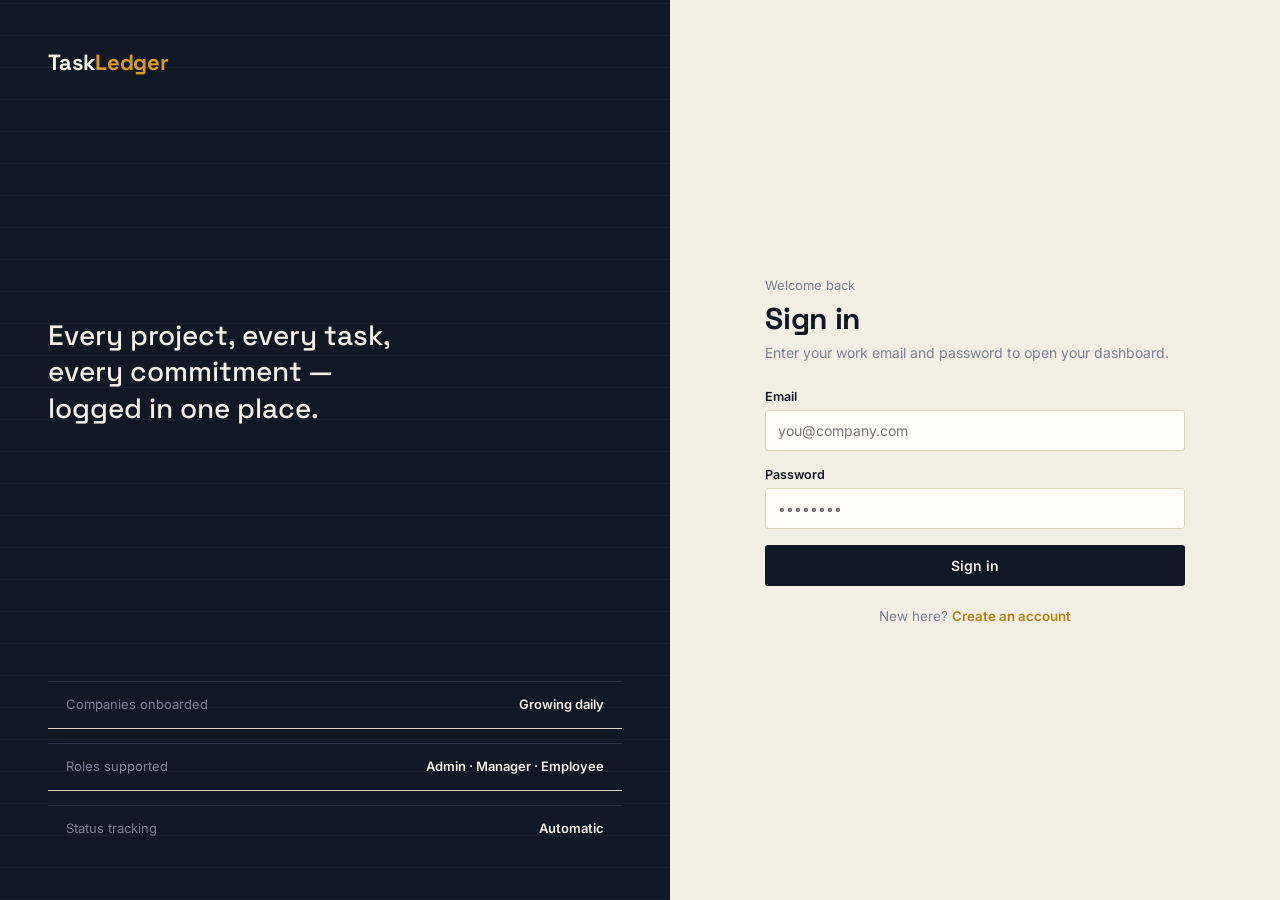
<file: src/main/resources/static/index.html>
<!DOCTYPE html>
<html lang="en">
<head>
<meta charset="UTF-8" />
<meta name="viewport" content="width=device-width, initial-scale=1.0" />
<title>Sign in · TaskLedger</title>
<link rel="stylesheet" href="css/style.css" />
</head>
<body>

<div class="auth-shell">
  <div class="auth-side">
    <div class="brand">Task<span>Ledger</span></div>
    <div class="tagline">Every project, every task, every commitment — logged in one place.</div>
    <div>
      <div class="ledger-row"><span>Companies onboarded</span><b>Growing daily</b></div>
      <div class="ledger-row"><span>Roles supported</span><b>Admin · Manager · Employee</b></div>
      <div class="ledger-row"><span>Status tracking</span><b>Automatic</b></div>
    </div>
  </div>

  <div class="auth-main">
    <div class="auth-card">
      <div class="eyebrow">Welcome back</div>
      <h1>Sign in</h1>
      <div class="sub">Enter your work email and password to open your dashboard.</div>

      <div class="alert alert-error" id="errorBox"></div>

      <form id="loginForm" novalidate>
        <div class="field" id="f-username">
          <label for="username">Email</label>
          <input type="email" id="username" name="username" placeholder="you@company.com" required />
          <div class="error-text">Please enter the email you registered with.</div>
        </div>
        <div class="field" id="f-password">
          <label for="password">Password</label>
          <input type="password" id="password" name="password" placeholder="••••••••" required />
          <div class="error-text">Please enter your password.</div>
        </div>
        <button type="submit" class="btn btn-primary" id="loginBtn">Sign in</button>
      </form>

      <div class="switch-line">
        New here? <button type="button" onclick="window.location.href='register.html'">Create an account</button>
      </div>
    </div>
  </div>
</div>

<script src="js/api.js"></script>
<script src="js/login.js"></script>
</body>
</html>
</file>
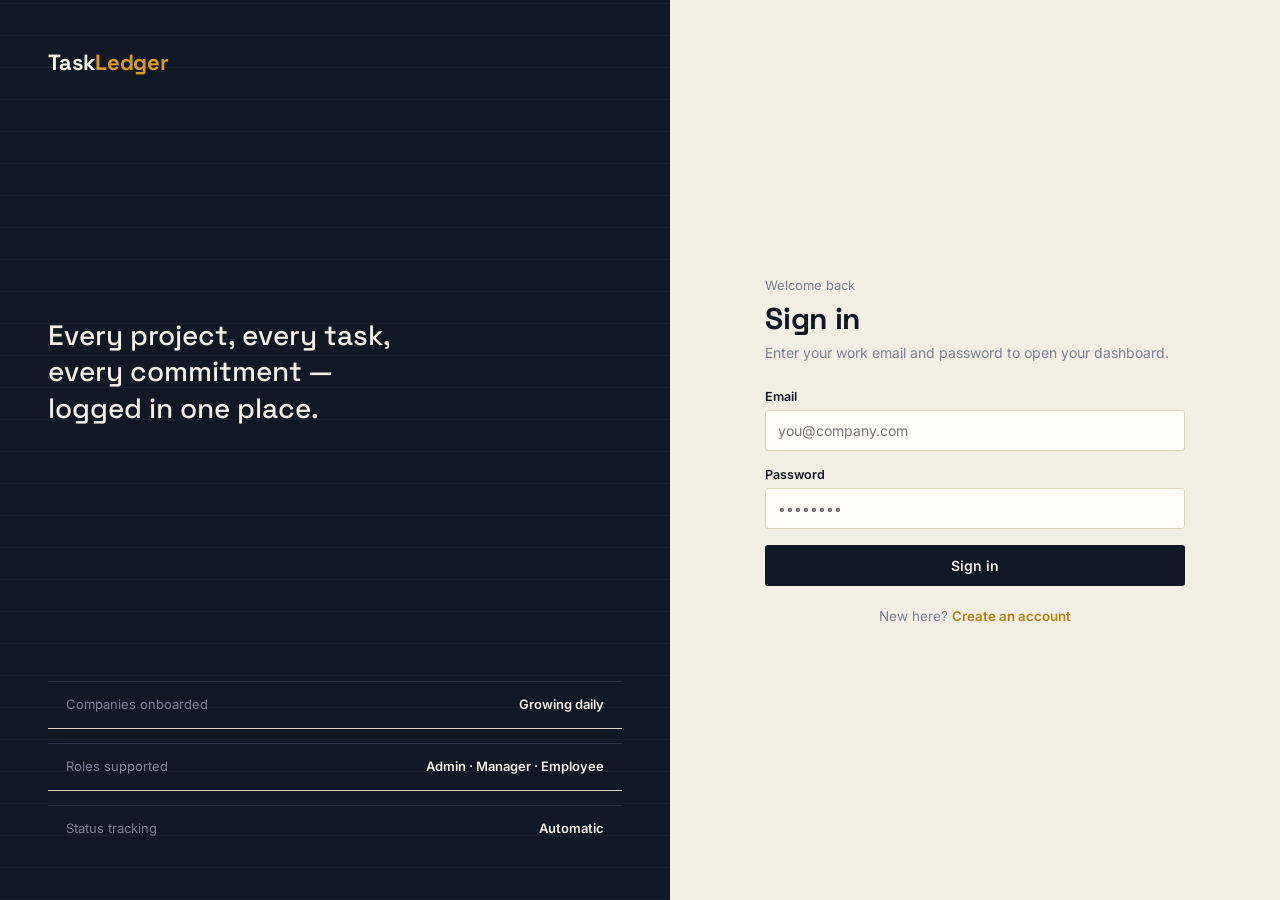
<file: src/main/resources/static/admin.html>
<!DOCTYPE html>
<html lang="en">
<head>
<meta charset="UTF-8" />
<meta name="viewport" content="width=device-width, initial-scale=1.0" />
<title>Admin Dashboard · TaskLedger</title>
<link rel="stylesheet" href="css/style.css" />
</head>
<body>

<div class="app-shell">
  <aside class="sidebar">
    <div class="brand">Task<span>Ledger</span></div>
    <div class="role-pill">ADMIN</div>
    <button class="nav-item active">📁 Projects</button>
    <div class="sidebar-bottom">
      <div class="sidebar-user" id="sidebarUser">—</div>
      <button class="logout-btn" onclick="logout()">Sign out</button>
    </div>
  </aside>

  <main class="main">
    <div class="page-header">
      <div>
        <div class="eyebrow">Company overview</div>
        <h1>Projects</h1>
      </div>
    </div>

    <div id="listWrap">
      <div class="spinner-line">Loading projects…</div>
    </div>
  </main>
</div>

<button class="fab" id="addProjectFab" title="Add project">+</button>

<!-- ============ Add / Edit Project Modal ============ -->
<div class="modal-backdrop" id="projectModal">
  <div class="modal">
    <div class="modal-head">
      <h2 id="projectModalTitle">New project</h2>
      <button class="modal-close" onclick="closeProjectModal()">✕</button>
    </div>
    <div class="alert alert-error" id="projectError"></div>
    <form id="projectForm">
      <input type="hidden" id="p_id" />
      <div class="field">
        <label for="p_name">Project name</label>
        <input type="text" id="p_name" required />
      </div>
      <div class="field">
        <label for="p_description">Description</label>
        <textarea id="p_description" required></textarea>
      </div>
      <div class="row-2">
        <div class="field">
          <label for="p_deadline">Deadline</label>
          <input type="date" id="p_deadline" required />
        </div>
        <div class="field">
          <label for="p_manager">Manager's Employee ID</label>
          <input type="text" id="p_manager" placeholder="Employee ID to appoint as Manager" required />
        </div>
      </div>
      <div class="modal-actions">
        <button type="button" class="btn btn-ghost" onclick="closeProjectModal()">Cancel</button>
        <button type="submit" class="btn btn-amber" id="projectSaveBtn">Save project</button>
      </div>
    </form>
  </div>
</div>

<!-- ============ Project Detail Modal ============ -->
<div class="modal-backdrop" id="detailModal">
  <div class="modal">
    <div class="modal-head">
      <div>
        <h2 id="detailTitle">Project</h2>
        <div class="modal-subtitle" id="detailSubtitle">Project details</div>
      </div>
      <button class="modal-close" onclick="closeDetailModal()">✕</button>
    </div>

    <div class="modal-body-pad">

      <div class="detail-section">
        <div class="section-title">Description</div>
        <p class="detail-description" id="detailDescription"></p>
      </div>

      <div class="detail-section">
        <div class="section-title">Overview</div>
        <div class="detail-meta-row" id="detailMetaRow"></div>
      </div>

      <div class="detail-section">
        <div class="section-title">Team &amp; Task Snapshot <span style="font-weight:500; text-transform:none; letter-spacing:0;">(click any number)</span></div>
        <div id="dashboardWrap"><div class="spinner-line">Loading stats…</div></div>
      </div>

      <div class="modal-actions">
        <button class="btn btn-danger" id="deleteProjectBtn">Delete project</button>
        <button class="btn btn-ghost" id="editProjectBtn">Edit</button>
      </div>

    </div>
  </div>
</div>

<!-- ============ Drill-down List Modal (tasks OR people) ============ -->
<div class="modal-backdrop layer-2" id="drillListModal">
  <div class="modal">
    <div class="modal-head">
      <div>
        <h2 id="drillListTitle">List</h2>
        <div class="modal-subtitle" id="drillListSubtitle"></div>
      </div>
      <button class="modal-close" onclick="closeDrillListModal()">✕</button>
    </div>
    <div class="modal-body-pad">
      <div id="drillListBody"><div class="spinner-line">Loading…</div></div>
    </div>
  </div>
</div>

<!-- ============ Read-only Task View Modal (Admin) ============ -->
<div class="modal-backdrop layer-3" id="taskViewModal">
  <div class="modal">
    <div class="modal-head">
      <div>
        <h2 id="taskViewTitle">Task</h2>
        <div class="modal-subtitle" id="taskViewSubtitle"></div>
      </div>
      <button class="modal-close" onclick="closeTaskViewModal()">✕</button>
    </div>
    <div class="modal-body-pad">
      <div class="detail-section">
        <div class="section-title">Description</div>
        <p class="detail-description" id="taskViewDescription"></p>
      </div>
      <div class="detail-section">
        <div class="section-title">Details</div>
        <div class="detail-meta-row" id="taskViewMetaRow"></div>
      </div>
      <div class="detail-section">
        <div class="section-title">Activity log <span id="taskViewCommitCount" style="font-weight:500; text-transform:none; letter-spacing:0;"></span></div>
        <div class="commit-timeline" id="taskViewTimeline"><div class="empty-note">Loading…</div></div>
      </div>
      <div class="modal-actions">
        <button class="btn btn-ghost" onclick="closeTaskViewModal()">Close</button>
      </div>
    </div>
  </div>
</div>

<!-- ============ Employee View Modal (Admin) ============ -->
<div class="modal-backdrop layer-3" id="employeeViewModal">
  <div class="modal">
    <div class="modal-head">
      <div>
        <h2 id="employeeViewTitle">Employee</h2>
        <div class="modal-subtitle">Profile</div>
      </div>
      <button class="modal-close" onclick="closeEmployeeViewModal()">✕</button>
    </div>
    <div class="modal-body-pad">
      <div class="detail-section">
        <div class="section-title">Details</div>
        <div class="detail-meta-row" id="employeeViewMetaRow"></div>
      </div>
      <div class="modal-actions">
        <button class="btn btn-ghost" onclick="closeEmployeeViewModal()">Close</button>
      </div>
    </div>
  </div>
</div>

<script src="js/api.js"></script>
<script src="js/admin.js"></script>
</body>
</html>
</file>
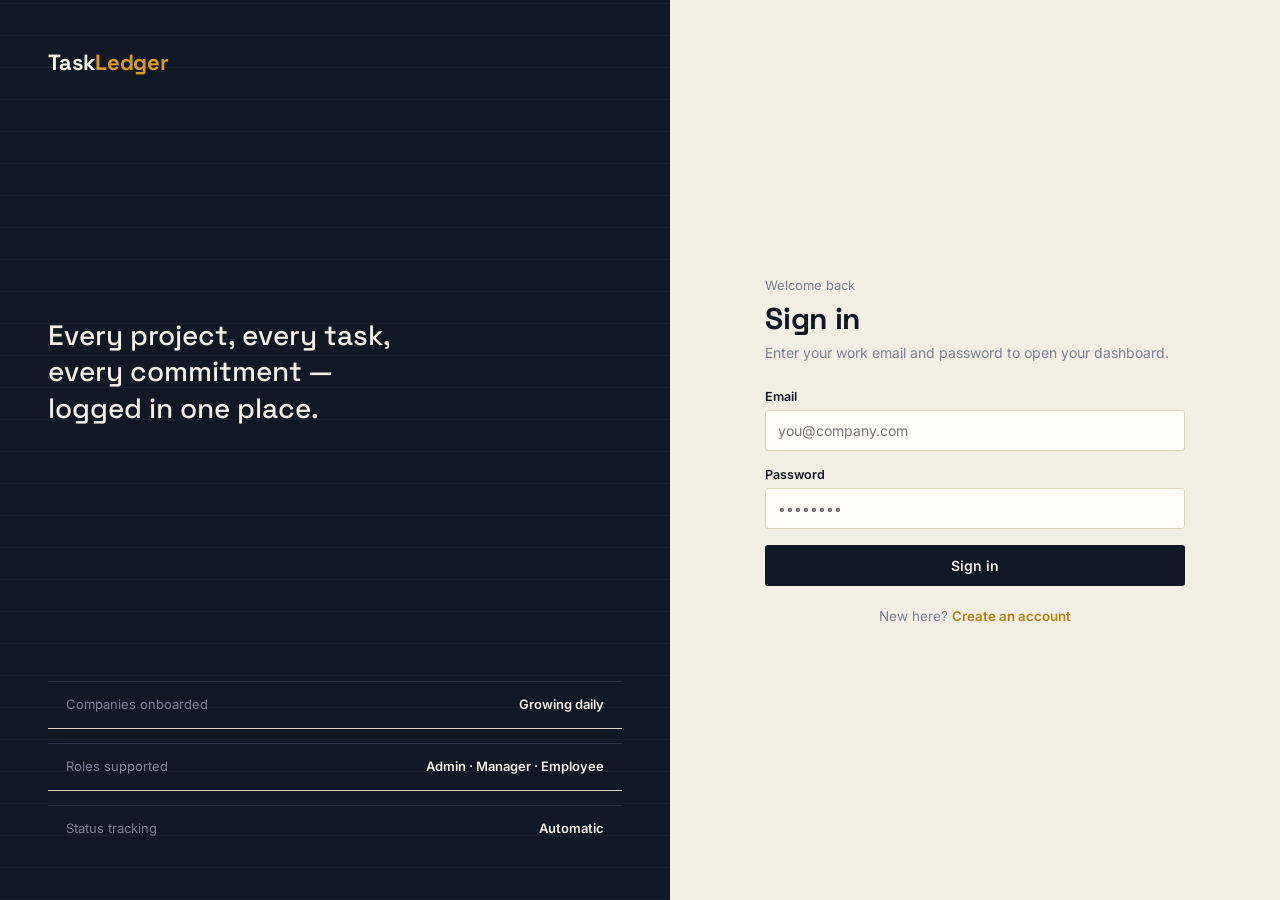
<file: src/main/resources/static/employee.html>
<!DOCTYPE html>
<html lang="en">
<head>
<meta charset="UTF-8" />
<meta name="viewport" content="width=device-width, initial-scale=1.0" />
<title>My Tasks · TaskLedger</title>
<link rel="stylesheet" href="css/style.css" />
</head>
<body>

<div class="app-shell">
  <aside class="sidebar">
    <div class="brand">Task<span>Ledger</span></div>
    <div class="role-pill">EMPLOYEE</div>
    <button class="nav-item active" data-tab="board">🗂️ My tasks</button>
    <button class="nav-item" data-tab="profile">👤 Profile</button>
    <div class="sidebar-bottom">
      <div class="sidebar-user" id="sidebarUser">—</div>
      <button class="logout-btn" onclick="logout()">Sign out</button>
    </div>
  </aside>

  <main class="main">

    <!-- ============ BOARD TAB ============ -->
    <section id="tab-board">
      <div class="page-header">
        <div>
          <div class="eyebrow">Assigned to you</div>
          <h1>My tasks</h1>
        </div>
      </div>

      <div class="board" style="grid-template-columns: repeat(3,1fr);">
        <div class="board-col col-todo">
          <div class="board-col-head"><h3>To-Do</h3><span class="count" id="count-todo">0</span></div>
          <div class="board-col-body" id="col-todo"><div class="empty-note">Loading…</div></div>
        </div>
        <div class="board-col col-inprogress">
          <div class="board-col-head"><h3>In Progress</h3><span class="count" id="count-inprogress">0</span></div>
          <div class="board-col-body" id="col-inprogress"><div class="empty-note">Loading…</div></div>
        </div>
        <div class="board-col col-completed">
          <div class="board-col-head"><h3>Completed</h3><span class="count" id="count-completed">0</span></div>
          <div class="board-col-body" id="col-completed"><div class="empty-note">Loading…</div></div>
        </div>
      </div>
    </section>

    <!-- ============ PROFILE TAB ============ -->
    <section id="tab-profile" style="display:none;">
      <div class="page-header">
        <div>
          <div class="eyebrow">Your account</div>
          <h1>Profile</h1>
        </div>
      </div>
      <div class="alert alert-error" id="profileError"></div>
      <div class="alert alert-success" id="profileSuccess"></div>
      <form id="profileForm" style="max-width:480px;">
        <div class="field">
          <label>Email (cannot be changed)</label>
          <input type="email" id="pr_email" disabled />
        </div>
        <div class="field">
          <label for="pr_name">Full name</label>
          <input type="text" id="pr_name" required />
        </div>
        <div class="field">
          <label for="pr_phone">Phone number</label>
          <input type="text" id="pr_phone" maxlength="10" minlength="10" pattern="[0-9]{10}" required />
        </div>
        <div class="row-2">
          <div class="field">
            <label for="pr_qualification">Qualification</label>
            <input type="text" id="pr_qualification" required />
          </div>
          <div class="field">
            <label for="pr_specialization">Specialization</label>
            <input type="text" id="pr_specialization" required />
          </div>
        </div>
        <button type="submit" class="btn btn-primary" id="profileSaveBtn">Save changes</button>
      </form>
    </section>
  </main>
</div>

<!-- ============ Task Detail Modal ============ -->
<div class="modal-backdrop" id="detailModal">
  <div class="modal">
    <div class="modal-head">
      <div>
        <h2 id="detailTitle">Task</h2>
        <div class="modal-subtitle" id="detailSubtitle">Task details</div>
      </div>
      <button class="modal-close" onclick="closeDetailModal()">✕</button>
    </div>

    <div class="modal-body-pad">

      <div class="detail-section">
        <div class="section-title">Description</div>
        <p class="detail-description" id="detailDescription"></p>
      </div>

      <div class="detail-section">
        <div class="section-title">Details</div>
        <div class="detail-meta-row" id="detailMetaRow"></div>
      </div>

      <div class="detail-section">
        <div class="section-title">Activity log <span id="commitCountTag" style="font-weight:500; text-transform:none; letter-spacing:0;"></span></div>
        <div class="commit-timeline" id="commitTimeline"><div class="empty-note">Loading…</div></div>
      </div>

      <div class="detail-section" id="commitFormWrap">
        <div class="section-title">Add a commitment</div>
        <div class="field" style="margin-bottom:10px;">
          <textarea id="commitText" placeholder="e.g. Finished the login page today"></textarea>
        </div>
        <button class="btn btn-amber" id="addCommitBtn">Add commitment</button>
      </div>

    </div>
  </div>
</div>

<script src="js/api.js"></script>
<script src="js/employee.js"></script>
</body>
</html>
</file>
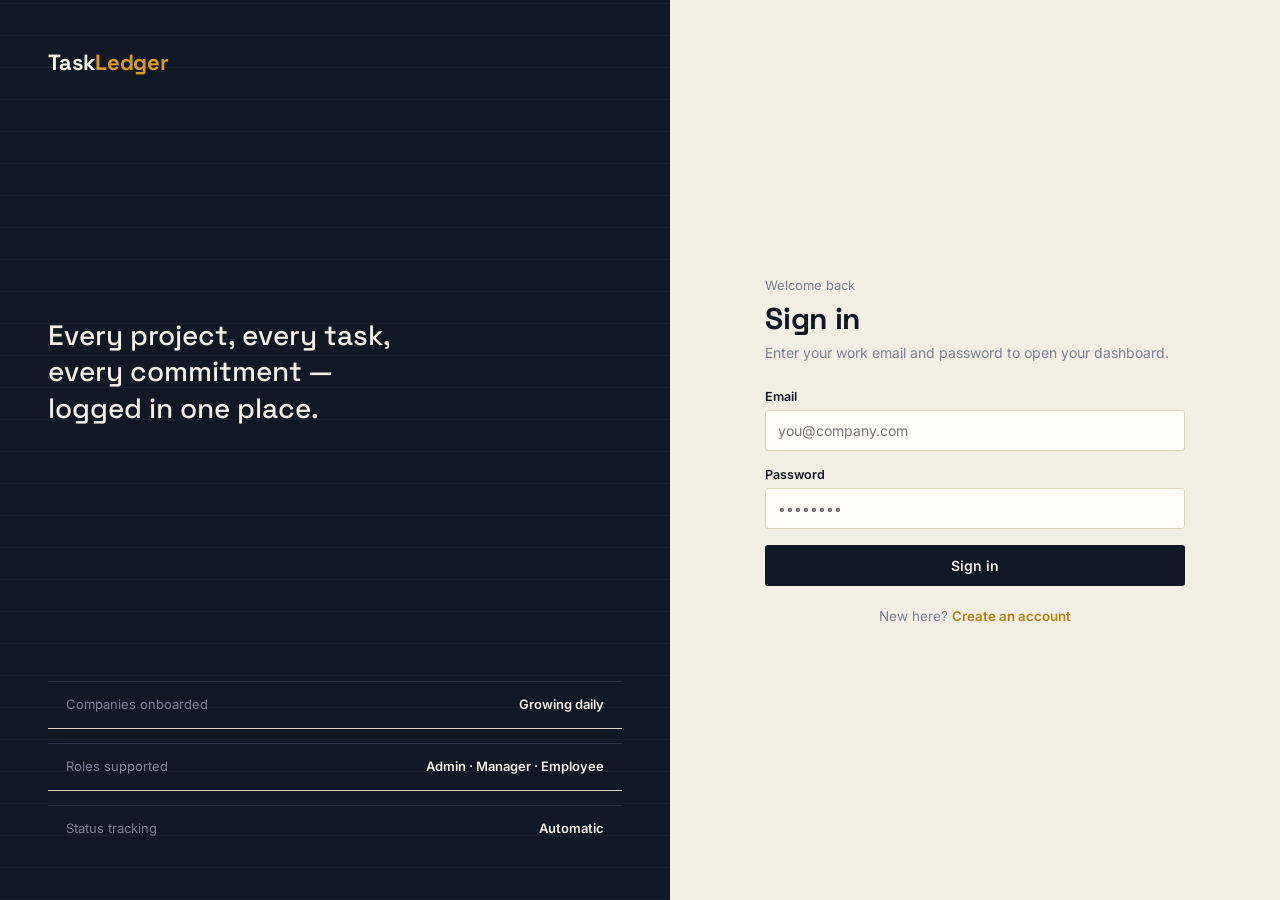
<file: src/main/resources/static/manager.html>
<!DOCTYPE html>
<html lang="en">
<head>
<meta charset="UTF-8" />
<meta name="viewport" content="width=device-width, initial-scale=1.0" />
<title>Manager Dashboard · TaskLedger</title>
<link rel="stylesheet" href="css/style.css" />
</head>
<body>

<div class="app-shell">
  <aside class="sidebar">
    <div class="brand">Task<span>Ledger</span></div>
    <div class="role-pill">MANAGER</div>
    <button class="nav-item active" data-tab="board">🗂️ Task board</button>
    <button class="nav-item" data-tab="profile">👤 Profile</button>
    <div class="sidebar-bottom">
      <div class="sidebar-user" id="sidebarUser">—</div>
      <button class="logout-btn" onclick="logout()">Sign out</button>
    </div>
  </aside>

  <main class="main">

    <!-- ============ BOARD TAB ============ -->
    <section id="tab-board">
      <div class="page-header">
        <div>
          <div class="eyebrow" id="project_name">Your project</div>
          <h1>Task board</h1>
        </div>
      </div>

      <div class="board">
        <div class="board-col col-todo">
          <div class="board-col-head"><h3>To-Do</h3><span class="count" id="count-todo">0</span></div>
          <div class="board-col-body" id="col-todo"><div class="empty-note">Loading…</div></div>
        </div>
        <div class="board-col col-inprogress">
          <div class="board-col-head"><h3>In Progress</h3><span class="count" id="count-inprogress">0</span></div>
          <div class="board-col-body" id="col-inprogress"><div class="empty-note">Loading…</div></div>
        </div>
        <div class="board-col col-completed">
          <div class="board-col-head"><h3>Completed</h3><span class="count" id="count-completed">0</span></div>
          <div class="board-col-body" id="col-completed"><div class="empty-note">Loading…</div></div>
        </div>
        <div class="board-col col-overdue">
          <div class="board-col-head"><h3>Overdue</h3><span class="count" id="count-overdue">0</span></div>
          <div class="board-col-body" id="col-overdue"><div class="empty-note">Loading…</div></div>
        </div>
      </div>
    </section>

    <!-- ============ PROFILE TAB ============ -->
    <section id="tab-profile" style="display:none;">
      <div class="page-header">
        <div>
          <div class="eyebrow">Your account</div>
          <h1>Profile</h1>
        </div>
      </div>
      <div class="alert alert-error" id="profileError"></div>
      <div class="alert alert-success" id="profileSuccess"></div>
      <form id="profileForm" style="max-width:480px;">
        <div class="field">
          <label>Email (cannot be changed)</label>
          <input type="email" id="pr_email" disabled />
        </div>
        <div class="field">
          <label for="pr_name">Full name</label>
          <input type="text" id="pr_name" required />
        </div>
        <div class="field">
          <label for="pr_phone">Phone number</label>
          <input type="text" id="pr_phone" maxlength="10" minlength="10" pattern="[0-9]{10}" required />
        </div>
        <div class="row-2">
          <div class="field">
            <label for="pr_qualification">Qualification</label>
            <input type="text" id="pr_qualification" required />
          </div>
          <div class="field">
            <label for="pr_specialization">Specialization</label>
            <input type="text" id="pr_specialization" required />
          </div>
        </div>
        <button type="submit" class="btn btn-primary" id="profileSaveBtn">Save changes</button>
      </form>
    </section>
  </main>
</div>

<button class="fab" id="addTaskFab" title="Add task">+</button>

<!-- ============ Add / Edit Task Modal ============ -->
<div class="modal-backdrop" id="taskModal">
  <div class="modal">
    <div class="modal-head">
      <h2 id="taskModalTitle">New task</h2>
      <button class="modal-close" onclick="closeTaskModal()">✕</button>
    </div>
    <div class="alert alert-error" id="taskError"></div>
    <form id="taskForm">
      <input type="hidden" id="t_id" />
      <div class="field">
        <label for="t_title">Title</label>
        <input type="text" id="t_title" required />
      </div>
      <div class="field">
        <label for="t_description">Description</label>
        <textarea id="t_description" required></textarea>
      </div>
      <div class="row-2">
        <div class="field">
          <label for="t_dueDate">Due date</label>
          <input type="date" id="t_dueDate" required />
        </div>
        <div class="field">
          <label for="t_priority">Priority</label>
          <select id="t_priority" required>
            <option value="LOW">Low</option>
            <option value="MEDIUM" selected>Medium</option>
            <option value="HIGH">High</option>
          </select>
        </div>
      </div>
      <div class="modal-actions">
        <button type="button" class="btn btn-ghost" onclick="closeTaskModal()">Cancel</button>
        <button type="submit" class="btn btn-amber" id="taskSaveBtn">Save task</button>
      </div>
    </form>
  </div>
</div>

<!-- ============ Task Detail Modal ============ -->
<div class="modal-backdrop" id="detailModal">
  <div class="modal">
    <div class="modal-head">
      <div>
        <h2 id="detailTitle">Task</h2>
        <div class="modal-subtitle" id="detailSubtitle">Task details</div>
      </div>
      <button class="modal-close" onclick="closeDetailModal()">✕</button>
    </div>

    <div class="modal-body-pad">

      <div class="detail-section">
        <div class="section-title">Description</div>
        <p class="detail-description" id="detailDescription"></p>
      </div>

      <div class="detail-section">
        <div class="section-title">Details</div>
        <div class="detail-meta-row" id="detailMetaRow"></div>
      </div>

      <div class="detail-section">
        <div class="section-title">Activity log <span id="commitCountTag" style="font-weight:500; text-transform:none; letter-spacing:0;"></span></div>
        <div class="commit-timeline" id="commitTimeline"><div class="empty-note">Loading…</div></div>
      </div>

      <div class="detail-section" id="assignSection">
        <div class="section-title">Assign to employee</div>
        <div class="assign-box">
          <select id="assignEmailSelect"><option value="">Loading employees…</option></select>
          <button class="btn btn-ghost btn-sm" id="assignBtn">Assign</button>
        </div>
      </div>

      <div class="modal-actions">
        <button class="btn btn-danger" id="deleteTaskBtn">Delete</button>
        <button class="btn btn-ghost" id="editTaskBtn">Edit</button>
        <button class="btn btn-amber" id="completeTaskBtn">Mark Completed</button>
      </div>

    </div>
  </div>
</div>

<script src="js/api.js"></script>
<script src="js/manager.js"></script>
</body>
</html>
</file>
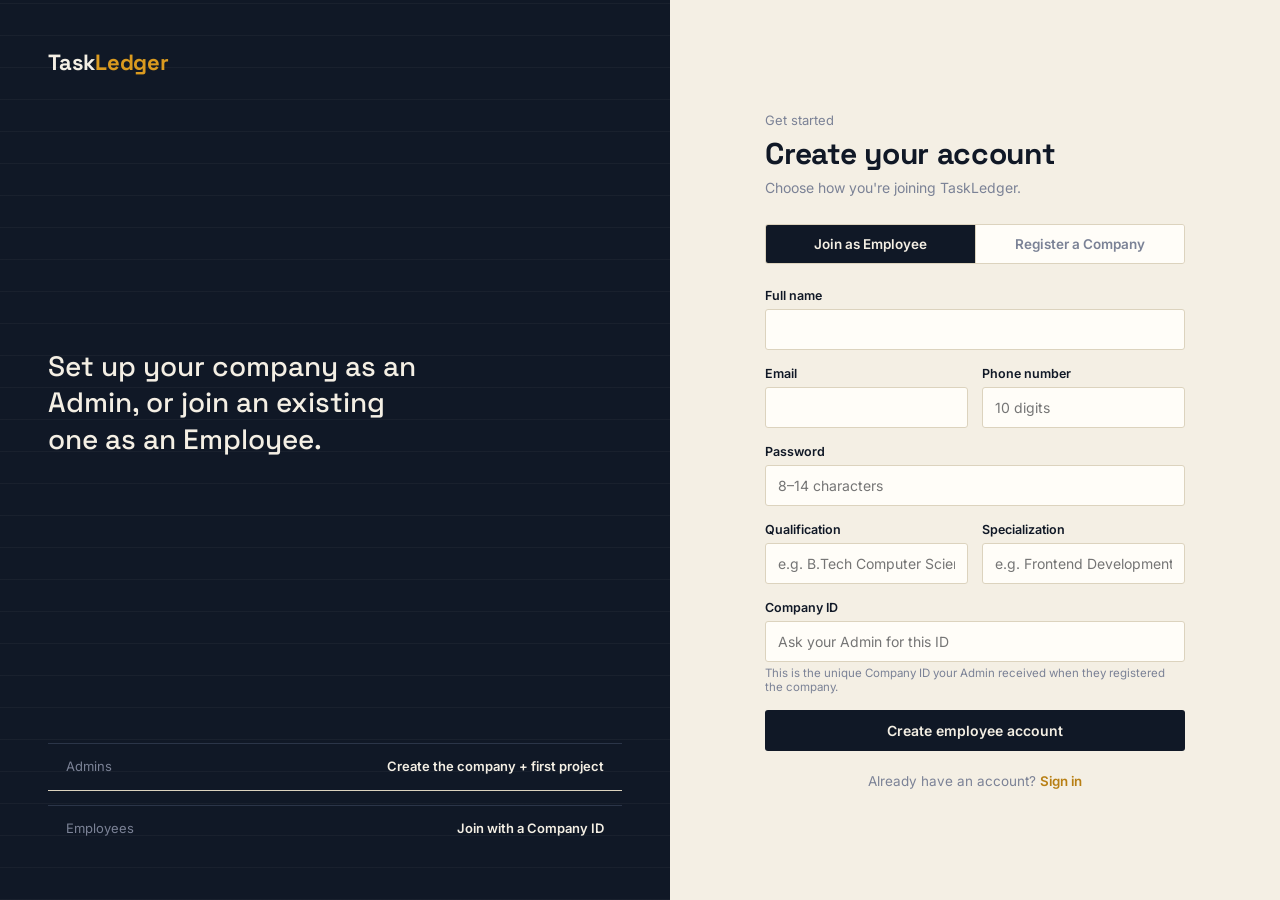
<file: src/main/resources/static/register.html>
<!DOCTYPE html>
<html lang="en">
<head>
<meta charset="UTF-8" />
<meta name="viewport" content="width=device-width, initial-scale=1.0" />
<title>Create account · TaskLedger</title>
<link rel="stylesheet" href="css/style.css" />
</head>
<body>

<div class="auth-shell">
  <div class="auth-side">
    <div class="brand">Task<span>Ledger</span></div>
    <div class="tagline">Set up your company as an Admin, or join an existing one as an Employee.</div>
    <div>
      <div class="ledger-row"><span>Admins</span><b>Create the company + first project</b></div>
      <div class="ledger-row"><span>Employees</span><b>Join with a Company ID</b></div>
    </div>
  </div>

  <div class="auth-main">
    <div class="auth-card">
      <div class="eyebrow">Get started</div>
      <h1>Create your account</h1>
      <div class="sub">Choose how you're joining TaskLedger.</div>

      <div class="toggle-tabs">
        <button type="button" id="tabEmployee" class="active">Join as Employee</button>
        <button type="button" id="tabCompany">Register a Company</button>
      </div>

      <div class="alert alert-error" id="errorBox"></div>
      <div class="alert alert-success" id="successBox"></div>

      <!-- ============ EMPLOYEE REGISTRATION ============ -->
      <form id="employeeForm" novalidate>
        <div class="field">
          <label for="e_name">Full name</label>
          <input type="text" id="e_name" required />
        </div>
        <div class="row-2">
          <div class="field">
            <label for="e_email">Email</label>
            <input type="email" id="e_email" required />
          </div>
          <div class="field">
            <label for="e_phone">Phone number</label>
            <input type="text" id="e_phone" maxlength="10" minlength="10" pattern="[0-9]{10}" placeholder="10 digits" required />
          </div>
        </div>
        <div class="field">
          <label for="e_password">Password</label>
          <input type="password" id="e_password" minlength="8" maxlength="14" placeholder="8–14 characters" required />
        </div>
        <div class="row-2">
          <div class="field">
            <label for="e_qualification">Qualification</label>
            <input type="text" id="e_qualification" placeholder="e.g. B.Tech Computer Science" required />
          </div>
          <div class="field">
            <label for="e_specialization">Specialization</label>
            <input type="text" id="e_specialization" placeholder="e.g. Frontend Development" required />
          </div>
        </div>
        <div class="field">
          <label for="e_companyCode">Company ID</label>
          <input type="text" id="e_companyCode" placeholder="Ask your Admin for this ID" required />
          <div class="hint">This is the unique Company ID your Admin received when they registered the company.</div>
        </div>
        <button type="submit" class="btn btn-primary" id="employeeBtn">Create employee account</button>
      </form>

      <!-- ============ COMPANY (ADMIN) REGISTRATION ============ -->
      <form id="companyForm" novalidate style="display:none;">
        <div class="field">
          <label for="c_name">Your full name (Admin)</label>
          <input type="text" id="c_name" required />
        </div>
        <div class="row-2">
          <div class="field">
            <label for="c_email">Email</label>
            <input type="email" id="c_email" required />
          </div>
          <div class="field">
            <label for="c_phone">Phone number</label>
            <input type="text" id="c_phone" maxlength="10" minlength="10" pattern="[0-9]{10}" placeholder="10 digits" required />
          </div>
        </div>
        <div class="field">
          <label for="c_password">Password</label>
          <input type="password" id="c_password" minlength="8" maxlength="14" placeholder="8–14 characters" required />
        </div>
        <div class="field">
          <label for="c_companyName">Company name</label>
          <input type="text" id="c_companyName" required />
        </div>
        <div class="row-2">
          <div class="field">
            <label for="c_occupation">Industry / Occupation</label>
            <input type="text" id="c_occupation" placeholder="e.g. Software Services" required />
          </div>
          <div class="field">
            <label for="c_address">Address</label>
            <input type="text" id="c_address" required />
          </div>
        </div>
        <button type="submit" class="btn btn-primary" id="companyBtn">Register company &amp; become Admin</button>
      </form>

      <div class="switch-line">
        Already have an account? <button type="button" onclick="window.location.href='index.html'">Sign in</button>
      </div>
    </div>
  </div>
</div>

<script src="js/api.js"></script>
<script src="js/register.js"></script>
</body>
</html>
</file>
<file: src/main/resources/static/css/style.css>
/* ===================================================================
   TASK MANAGEMENT — Design System
   Theme: "Control Tower Ledger" — a dispatcher's manifest, not a SaaS card kit.
   =================================================================== */

@import url('https://fonts.googleapis.com/css2?family=Space+Grotesk:wght@500;600;700&family=Inter:wght@400;500;600;700&display=swap');

:root{
  /* --- Color tokens --- */
  --ink:        #101826;   /* deep navy — structural surfaces */
  --ink-soft:   #1B2436;
  --parchment:  #F4EFE4;   /* warm content surface */
  --parchment-2:#EDE6D6;
  --paper:      #FFFDF8;
  --amber:      #DA9A1F;   /* primary action / high priority */
  --amber-deep: #B87F14;
  --teal:       #2F8F79;   /* success / completed */
  --rust:       #C1521F;   /* overdue / danger */
  --slate:      #4B5468;   /* body text on light */
  --slate-dim:  #7B8296;
  --line:       #DCD3BE;   /* hairline on parchment */
  --line-dark:  #2B3548;   /* hairline on ink */

  --font-head: 'Space Grotesk', sans-serif;
  --font-body: 'Inter', sans-serif;

  --radius: 3px;
}

*{ box-sizing: border-box; }

html,body{
  margin:0; padding:0;
  font-family: var(--font-body);
  background: var(--parchment);
  color: var(--slate);
  -webkit-font-smoothing: antialiased;
}

h1,h2,h3,h4{
  font-family: var(--font-head);
  color: var(--ink);
  margin: 0 0 .4em 0;
  letter-spacing: -0.01em;
}

a{ color: inherit; }

button{ font-family: var(--font-body); cursor: pointer; }

::selection{ background: var(--amber); color: var(--ink); }

/* ===================== Layout shells ===================== */

.auth-shell{
  min-height: 100vh;
  display: grid;
  grid-template-columns: 1.1fr 1fr;
}
@media (max-width: 860px){
  .auth-shell{ grid-template-columns: 1fr; }
  .auth-side{ display:none; }
}

.auth-side{
  background: var(--ink);
  color: var(--parchment);
  display: flex;
  flex-direction: column;
  justify-content: space-between;
  padding: 48px;
  background-image:
    repeating-linear-gradient(0deg, rgba(244,239,228,0.04) 0px, rgba(244,239,228,0.04) 1px, transparent 1px, transparent 32px);
}
.auth-side .brand{
  font-family: var(--font-head);
  font-size: 22px;
  font-weight: 700;
  letter-spacing: -0.01em;
}
.auth-side .brand span{ color: var(--amber); }
.auth-side .tagline{
  max-width: 380px;
  font-size: 28px;
  line-height: 1.3;
  font-family: var(--font-head);
  font-weight: 500;
  color: var(--parchment);
}
.auth-side .ledger-row{
  display:flex; justify-content: space-between;
  border-top: 1px solid var(--line-dark);
  padding-top: 14px; margin-top: 14px;
  font-size: 13px; color: var(--slate-dim);
}
.auth-side .ledger-row b{ color: var(--parchment); font-weight: 600; }

.auth-main{
  display: flex; align-items: center; justify-content: center;
  padding: 32px;
}
.auth-card{ width: 100%; max-width: 420px; }
.auth-card .eyebrow{
  font-size: 13px; color: var(--slate-dim); margin-bottom: 6px;
}
.auth-card h1{ font-size: 30px; margin-bottom: 6px; }
.auth-card .sub{ color: var(--slate-dim); margin-bottom: 28px; font-size: 14px; }

/* ===================== Forms ===================== */

.field{ margin-bottom: 16px; }
.field label{
  display:block; font-size: 12.5px; font-weight: 600;
  color: var(--ink); margin-bottom: 6px;
}
.field .hint{ font-size: 11.5px; color: var(--slate-dim); margin-top: 4px; }
.field input,
.field select,
.field textarea{
  width: 100%;
  padding: 11px 12px;
  border: 1px solid var(--line);
  background: var(--paper);
  border-radius: var(--radius);
  font-family: var(--font-body);
  font-size: 14px;
  color: var(--ink);
}
.field textarea{ resize: vertical; min-height: 80px; }
.field input:focus,
.field select:focus,
.field textarea:focus{
  outline: 2px solid var(--amber);
  outline-offset: 1px;
  border-color: var(--amber-deep);
}
.field.error input,
.field.error textarea,
.field.error select{ border-color: var(--rust); }
.field .error-text{ color: var(--rust); font-size: 11.5px; margin-top: 4px; display:none; }
.field.error .error-text{ display:block; }

.row-2{ display:grid; grid-template-columns: 1fr 1fr; gap: 14px; }
@media (max-width:520px){ .row-2{ grid-template-columns: 1fr; } }

.btn{
  display:inline-flex; align-items:center; justify-content:center;
  gap:8px;
  border: none; border-radius: var(--radius);
  padding: 12px 20px;
  font-weight: 600; font-size: 14px;
  font-family: var(--font-body);
  transition: transform .05s ease, opacity .15s ease;
}
.btn:active{ transform: translateY(1px); }
.btn-primary{ background: var(--ink); color: var(--parchment); width:100%; }
.btn-primary:hover{ background: var(--ink-soft); }
.btn-amber{ background: var(--amber); color: var(--ink); }
.btn-amber:hover{ background: var(--amber-deep); }
.btn-ghost{ background: transparent; border:1px solid var(--line); color: var(--ink); }
.btn-ghost:hover{ background: var(--parchment-2); }
.btn-danger{ background: var(--rust); color: #fff; }
.btn-sm{ padding: 7px 12px; font-size: 12.5px; }
.btn[disabled]{ opacity:.55; pointer-events:none; }

.switch-line{ text-align:center; margin-top: 22px; font-size: 13.5px; color: var(--slate-dim); }
.switch-line button{ background:none; border:none; color: var(--amber-deep); font-weight:600; padding:0; }

.toggle-tabs{ display:flex; border:1px solid var(--line); border-radius: var(--radius); overflow:hidden; margin-bottom:24px; }
.toggle-tabs button{
  flex:1; padding: 11px; border:none; background: var(--paper);
  font-weight:600; font-size:13.5px; color: var(--slate-dim);
  border-right:1px solid var(--line);
}
.toggle-tabs button:last-child{ border-right:none; }
.toggle-tabs button.active{ background: var(--ink); color: var(--parchment); }

.alert{
  padding: 11px 14px; border-radius: var(--radius); font-size: 13.5px;
  margin-bottom: 16px; display:none; border-left: 3px solid;
}
.alert.show{ display:block; }
.alert-error{ background:#FBEAE1; color:#8A3413; border-color: var(--rust); }
.alert-success{ background:#E7F3EE; color:#1F5F4F; border-color: var(--teal); }

/* ===================== App Shell (dashboards) ===================== */

.app-shell{ display:grid; grid-template-columns: 240px 1fr; min-height:100vh; }
@media (max-width: 900px){ .app-shell{ grid-template-columns: 76px 1fr; } }

.sidebar{
  background: var(--ink); color: var(--parchment);
  padding: 26px 18px; display:flex; flex-direction:column;
  position: sticky; top:0; height:100vh;
}
.sidebar .brand{ font-family: var(--font-head); font-weight:700; font-size:18px; margin-bottom: 34px; }
.sidebar .brand span{ color: var(--amber); }
.sidebar .role-pill{
  display:inline-block; font-size: 11px; font-weight:700; letter-spacing:.04em;
  padding: 3px 9px; border-radius: 100px; background: rgba(218,154,31,.18); color: var(--amber);
  margin-bottom: 26px;
}
.nav-item{
  display:flex; align-items:center; gap:10px;
  padding: 11px 12px; border-radius: var(--radius);
  color: var(--slate-dim); font-size: 14px; font-weight:500;
  margin-bottom: 4px; border:none; background:none; width:100%; text-align:left;
}
.nav-item:hover{ background: rgba(255,255,255,.05); color: var(--parchment); }
.nav-item.active{ background: rgba(218,154,31,.15); color: var(--amber); }
.sidebar-bottom{ margin-top:auto; border-top:1px solid var(--line-dark); padding-top:16px; }
.sidebar-user{ font-size:13px; color: var(--parchment); margin-bottom:10px; word-break:break-all; }
.logout-btn{ background:none; border:1px solid var(--line-dark); color: var(--slate-dim); width:100%; padding:9px; border-radius: var(--radius); font-size:13px; }
.logout-btn:hover{ color: var(--rust); border-color: var(--rust); }

.main{ padding: 34px 40px; max-width: 1280px; }
@media (max-width: 640px){ .main{ padding: 22px 18px; } }

.page-header{ display:flex; justify-content:space-between; align-items:flex-end; margin-bottom: 28px; flex-wrap:wrap; gap:14px; }
.page-header .eyebrow{ font-size:12.5px; color: var(--slate-dim); text-transform:none; margin-bottom:4px; }
.page-header h1{ font-size: 26px; }

/* Stat manifest row */
.stat-row{ display:grid; grid-template-columns: repeat(auto-fit,minmax(150px,1fr)); gap: 1px; background: var(--line); border:1px solid var(--line); margin-bottom: 30px; }
.stat-cell{ background: var(--paper); padding: 18px 20px; }
.stat-cell .num{ font-family: var(--font-head); font-size: 28px; color: var(--ink); font-weight:700; }
.stat-cell .lbl{ font-size: 12px; color: var(--slate-dim); margin-top:2px; }
.stat-cell.accent .num{ color: var(--amber-deep); }
.stat-cell.danger .num{ color: var(--rust); }
.stat-cell.success .num{ color: var(--teal); }

/* Board columns (kanban-ish, but ledger-styled) */
.board{ display:grid; grid-template-columns: repeat(4, 1fr); gap: 18px; }
@media (max-width: 1100px){ .board{ grid-template-columns: repeat(2,1fr); } }
@media (max-width: 620px){ .board{ grid-template-columns: 1fr; } }

.board-col{ background: var(--paper); border: 1px solid var(--line); border-radius: var(--radius); min-height: 220px; }
.board-col-head{ display:flex; justify-content:space-between; align-items:center; padding: 14px 16px; border-bottom: 1px solid var(--line); }
.board-col-head h3{ font-size: 13.5px; text-transform: uppercase; letter-spacing:.05em; color: var(--slate-dim); margin:0; }
.board-col-head .count{ font-family: var(--font-head); font-weight:700; color: var(--ink); }
.board-col-body{ padding: 14px; display:flex; flex-direction:column; gap:12px; }
.board-col.col-overdue .board-col-head{ border-bottom-color: var(--rust); }
.board-col.col-completed .board-col-head{ border-bottom-color: var(--teal); }

.task-card{
  background: var(--parchment); border-left: 3px solid var(--amber);
  border-radius: 2px; padding: 14px 15px; cursor:pointer;
  transition: background .1s ease, transform .05s ease;
}
.task-card:active{ transform: scale(0.99); }
.task-card:hover{ background: var(--parchment-2); }
.task-card.p-LOW{ border-left-color: var(--slate-dim); }
.task-card.p-MEDIUM{ border-left-color: var(--amber); }
.task-card.p-HIGH{ border-left-color: var(--rust); }
.task-card .t-title{ font-weight:600; color: var(--ink); font-size:14px; margin-bottom:4px; }
.task-card .t-meta{ display:flex; justify-content:space-between; font-size:11.5px; color: var(--slate-dim); }
.task-card .t-tag{ display:inline-block; font-size:10.5px; font-weight:700; text-transform:uppercase; letter-spacing:.03em; padding:2px 6px; border-radius:100px; background: var(--ink); color: var(--parchment); margin-top:6px; }

.empty-note{ padding: 22px 16px; color: var(--slate-dim); font-size: 13px; text-align:center; }

/* List (projects, employees) */
.ledger-list{ border: 1px solid var(--line); background: var(--paper); border-radius: var(--radius); overflow:hidden; }
.ledger-row{ display:grid; grid-template-columns: 1fr auto; gap: 12px; padding: 16px 18px; border-bottom: 1px solid var(--line); align-items:center; cursor:pointer; }
.ledger-row:last-child{ border-bottom:none; }
.ledger-row:hover{ background: var(--parchment-2); }
.ledger-row .title{ font-weight:600; color: var(--ink); font-size:15px; }
.ledger-row .desc{ font-size: 12.5px; color: var(--slate-dim); margin-top:2px; }
.status-pill{ font-size:11px; font-weight:700; text-transform:uppercase; letter-spacing:.03em; padding:4px 10px; border-radius:100px; }
.status-TO_DO{ background:#EFE8D6; color:#8A7027; }
.status-IN_PROGRESS{ background:#E4EDF6; color:#2C5C86; }
.status-COMPLETED{ background:#E1F0EA; color:#1F5F4F; }

/* Floating add button */
.fab{
  position: fixed; bottom: 32px; right: 40px;
  width:54px; height:54px; border-radius: 50%;
  background: var(--amber); color: var(--ink);
  border:none; font-size: 26px; box-shadow: 0 8px 22px rgba(0,0,0,.22);
  display:flex; align-items:center; justify-content:center;
  z-index: 30;
}
.fab:hover{ background: var(--amber-deep); }

/* Modal */
.modal-backdrop{
  position:fixed; inset:0; background: rgba(16,24,38,.6);
  display:none; align-items:center; justify-content:center; z-index: 50; padding: 24px;
}
.modal-backdrop.show{ display:flex; }
.modal{
  background: var(--paper); border-radius: var(--radius);
  width:100%; max-width: 640px; max-height: 90vh; overflow-y:auto;
  padding: 0;
  box-shadow: 0 24px 60px rgba(16,24,38,.35);
}
.modal-head{
  display:flex; justify-content:space-between; align-items:flex-start;
  padding: 26px 32px 20px;
  position: sticky; top:0; background: var(--paper); z-index: 2;
  border-bottom: 1px solid var(--line);
}
.modal-head h2{ font-size: 21px; margin-bottom: 4px; }
.modal-head .modal-subtitle{ font-size: 12.5px; color: var(--slate-dim); }
.modal-close{
  background: var(--parchment-2); border:none; font-size: 16px; color: var(--slate-dim);
  width:30px; height:30px; border-radius:50%; flex-shrink:0; margin-left:16px;
}
.modal-close:hover{ background: var(--line); color: var(--ink); }
.modal-body-pad{ padding: 26px 32px 32px; }
.modal-actions{
  display:flex; gap:10px; justify-content:flex-end;
  padding-top: 22px; margin-top: 6px; border-top: 1px solid var(--line);
}

/* ---- Detail sections (used inside task/project detail modals) ---- */
.detail-section{ margin-bottom: 30px; }
.detail-section:last-child{ margin-bottom: 0; }
.section-title{
  font-size: 11.5px; text-transform: uppercase; letter-spacing: .06em;
  color: var(--slate-dim); font-weight: 700;
  margin-bottom: 14px; padding-bottom: 8px; border-bottom: 1px solid var(--line);
  display:flex; justify-content:space-between; align-items:center;
}
.detail-description{
  font-size: 14px; line-height: 1.65; color: var(--slate);
  background: var(--parchment-2); border-radius: var(--radius);
  padding: 14px 16px; margin: 0;
}

/* Task/project detail specific */
.detail-meta-row{
  display:grid; grid-template-columns: repeat(auto-fit, minmax(130px,1fr));
  gap: 1px; background: var(--line); border: 1px solid var(--line); border-radius: var(--radius); overflow:hidden;
}
.detail-meta-row .meta-cell{ background: var(--paper); padding: 14px 16px; }
.detail-meta-row .meta-cell .lbl{ font-size: 11px; color: var(--slate-dim); text-transform:uppercase; letter-spacing:.04em; margin-bottom:6px; }
.detail-meta-row .meta-cell .val{ font-size: 14.5px; color: var(--ink); font-weight:600; line-height:1.4; }

.commit-timeline{
  display:flex; flex-direction:column; gap: 18px;
  max-height: 280px; overflow-y:auto;
  padding: 18px 18px 4px 20px;
  background: var(--parchment-2); border-radius: var(--radius);
}
.commit-item{ border-left: 2px solid var(--line); padding-left: 16px; position:relative; padding-bottom: 2px; }
.commit-item::before{ content:''; position:absolute; left:-5px; top:4px; width:8px; height:8px; border-radius:50%; background: var(--amber); box-shadow: 0 0 0 3px var(--parchment-2); }
.commit-item .c-text{ font-size: 13.5px; color: var(--ink); margin-bottom:5px; line-height:1.5; }
.commit-item .c-meta{ font-size: 11.5px; color: var(--slate-dim); letter-spacing:.01em; }

.commit-edit-btn{
  background:none; border:none; padding:0; color: var(--amber-deep);
  font-size: 11.5px; font-weight:600; text-decoration: underline; cursor:pointer;
}
.commit-edit-btn:hover{ color: var(--ink); }

.commit-delete-btn{
  background:none; border:none; padding:0; color: var(--rust);
  font-size: 11.5px; font-weight:600; text-decoration: underline; cursor:pointer;
}
.commit-delete-btn:hover{ color: #8A3413; }

.spinner-line{ font-size:13px; color: var(--slate-dim); padding: 24px; text-align:center; }

.assign-box{ display:flex; gap:10px; margin-top: 10px; }
.assign-box input{ flex:1; }
.assign-box select{ flex:1; }

/* Layered modals (drill-down views opened on top of another modal) */
.modal-backdrop.layer-2{ z-index:60; }
.modal-backdrop.layer-3{ z-index:70; }

.helper-card{ background: var(--parchment-2); border:1px dashed var(--line); border-radius: var(--radius); padding:14px; font-size:12.5px; color: var(--slate-dim); margin-bottom:18px; }

.tab-strip{ display:flex; gap:4px; margin-bottom: 24px; border-bottom: 1px solid var(--line); }
.tab-strip button{ background:none; border:none; padding: 10px 4px; margin-right: 22px; font-size:14px; font-weight:600; color: var(--slate-dim); border-bottom: 2px solid transparent; }
.tab-strip button.active{ color: var(--ink); border-bottom-color: var(--amber); }
</file>
